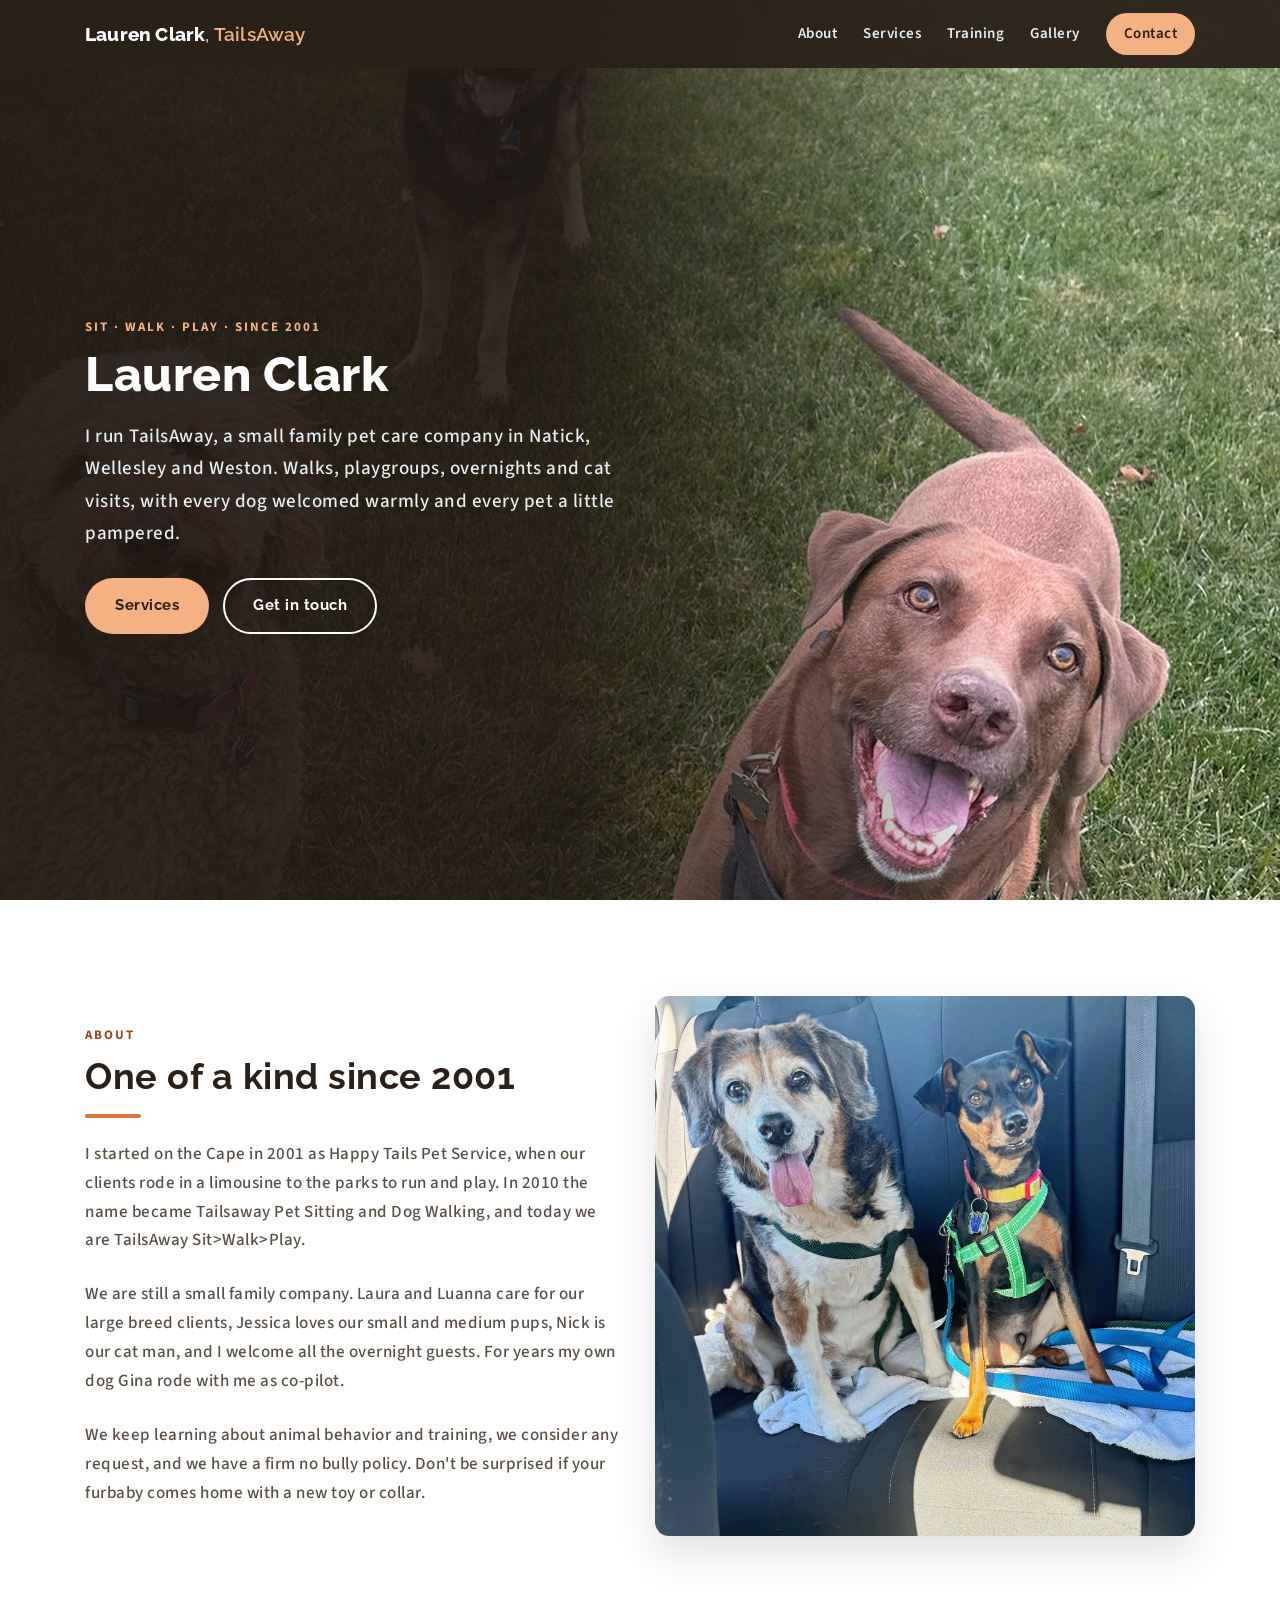
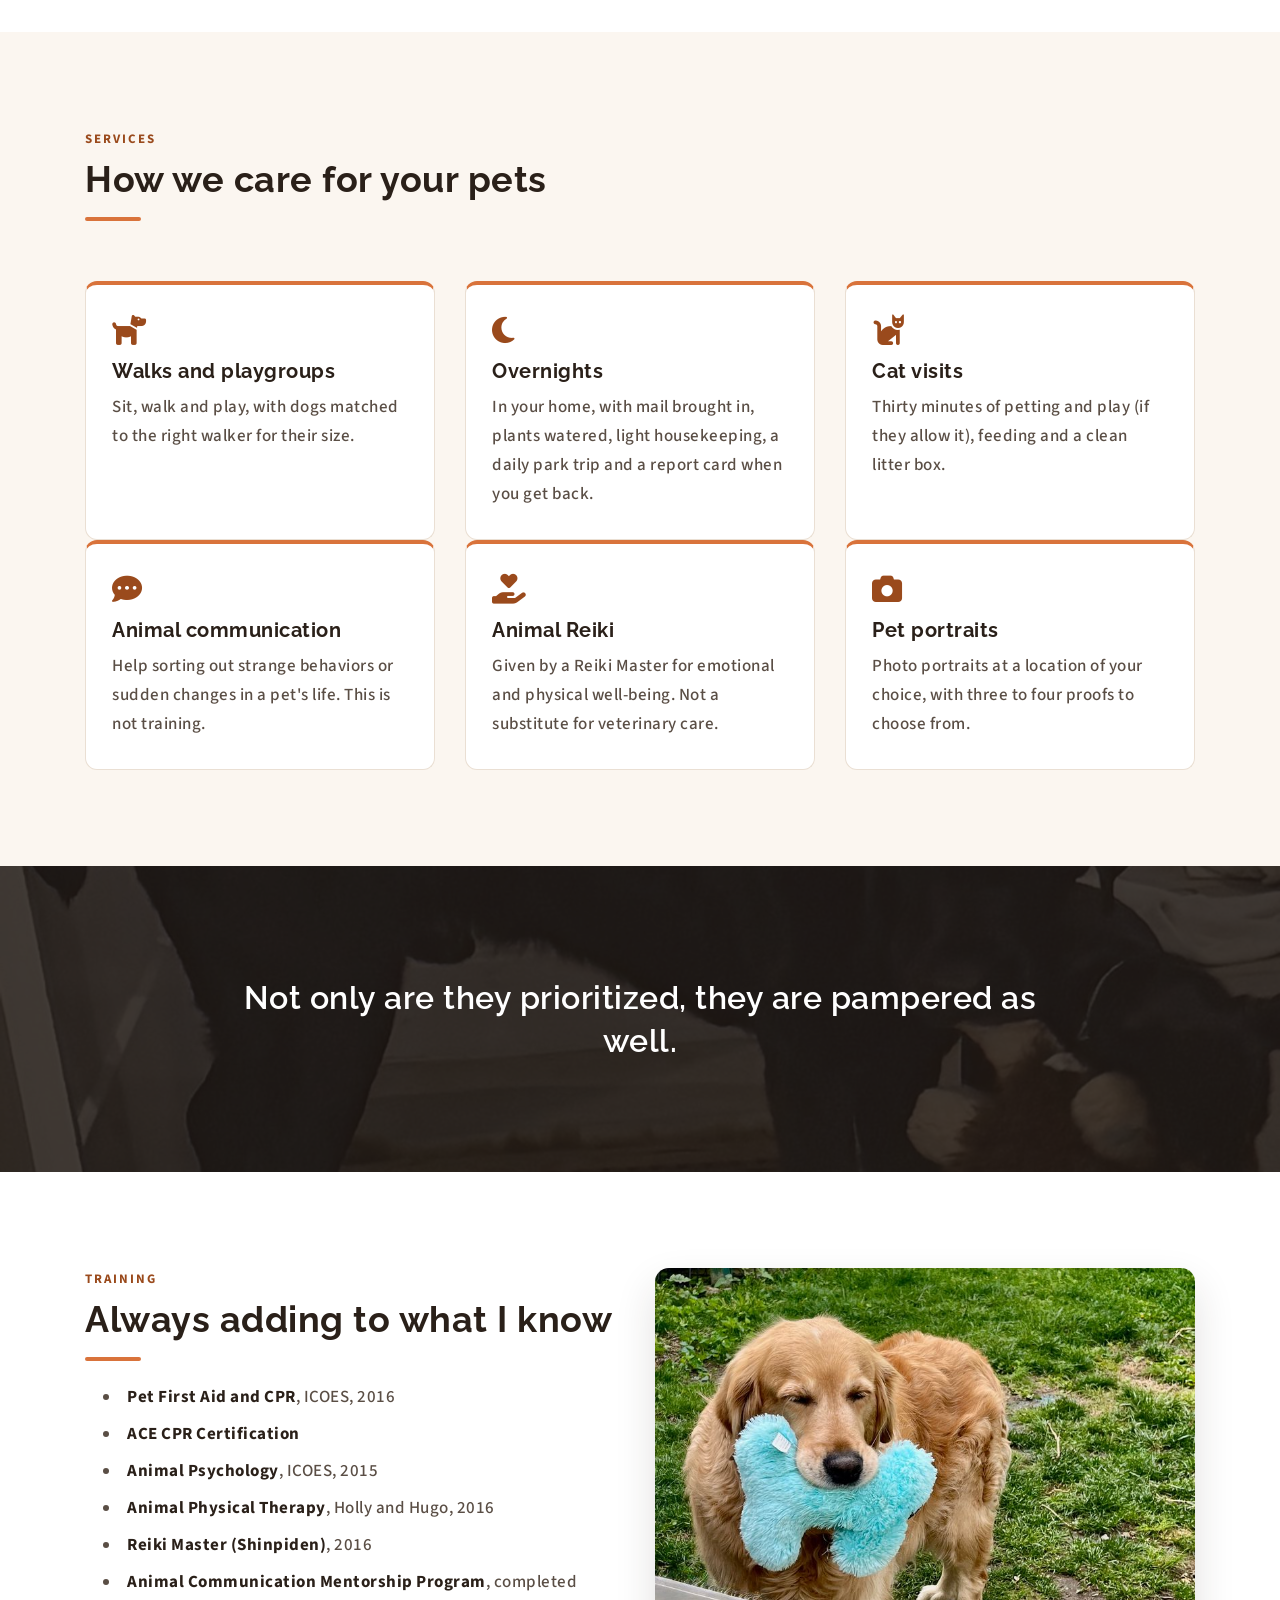
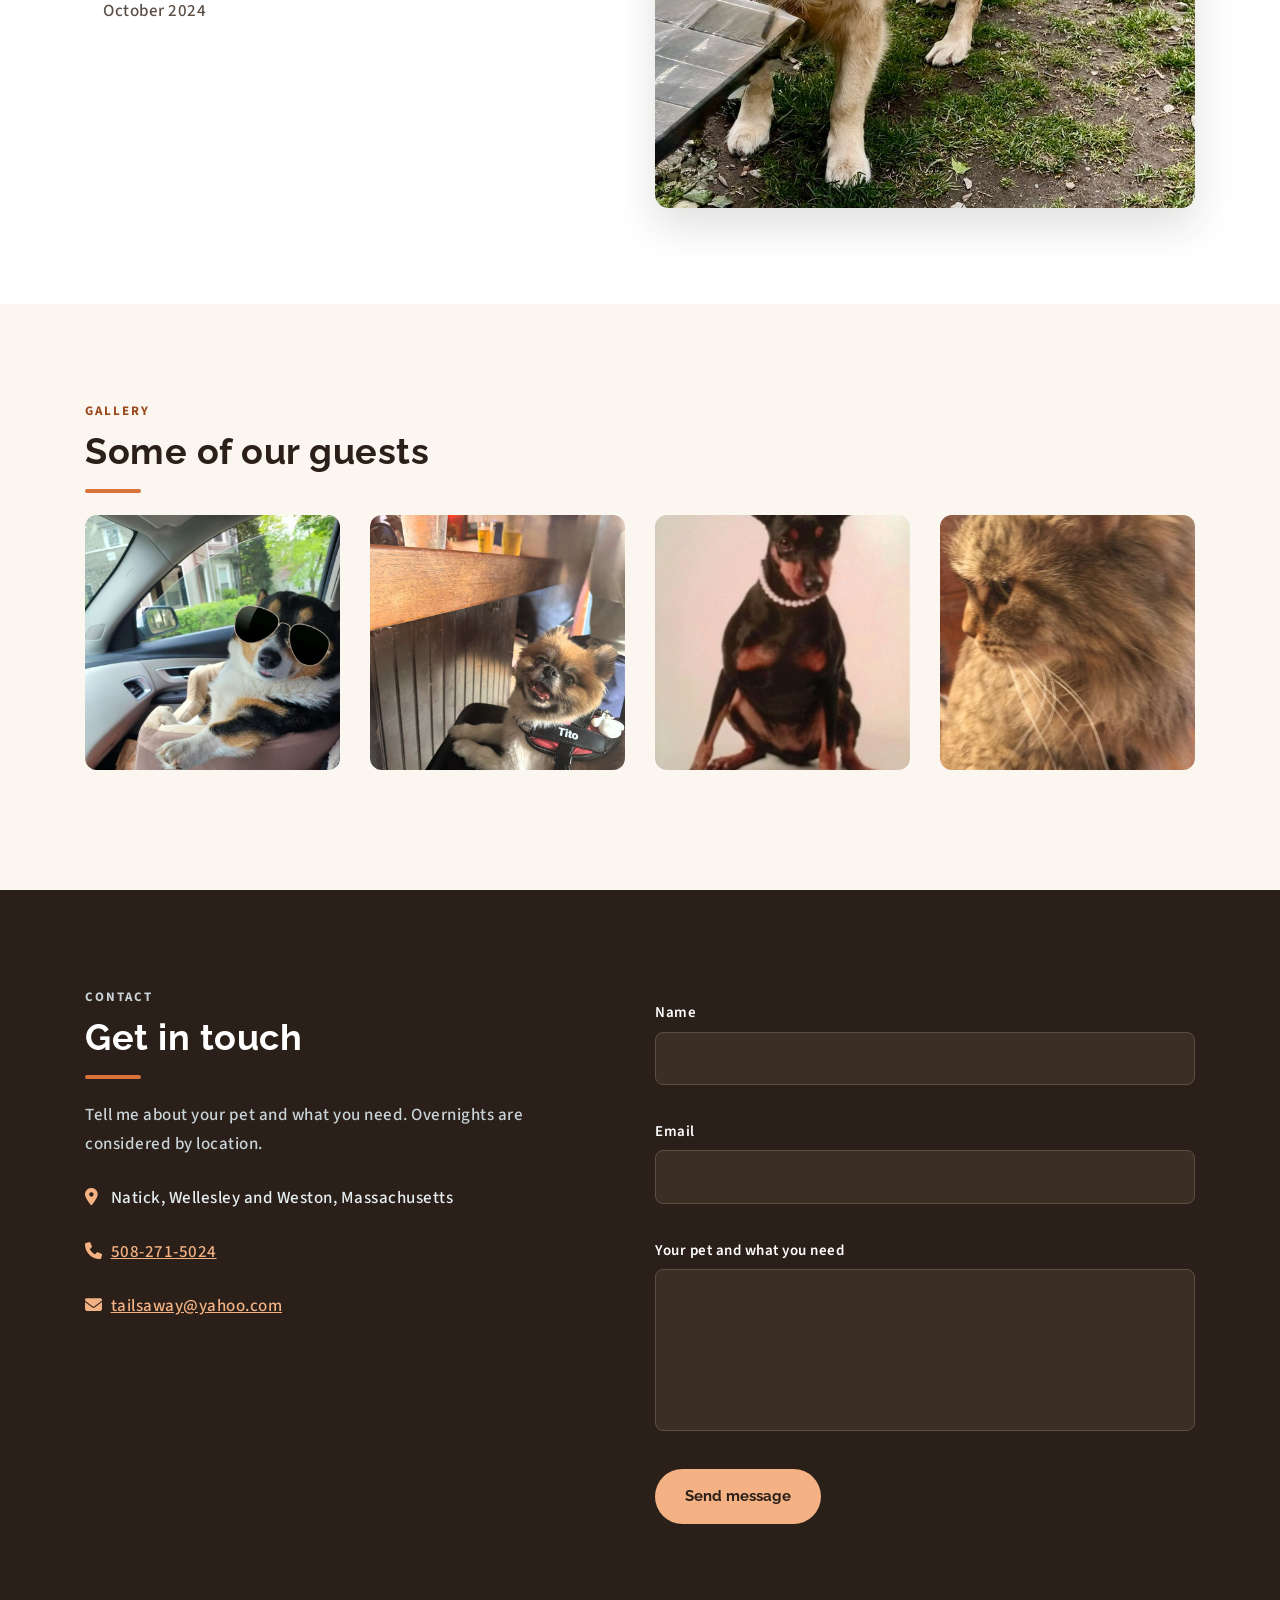
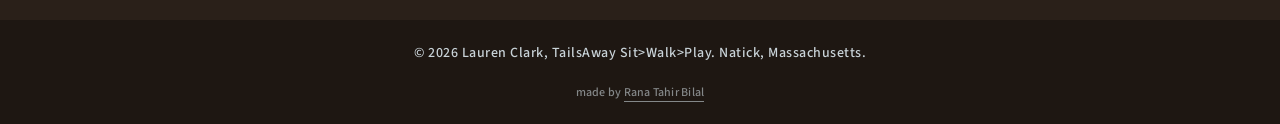
<file: index.html>
<!DOCTYPE html>
<html lang="en">
<head>
<meta charset="utf-8">
<meta name="viewport" content="width=device-width, initial-scale=1">
<title>Lauren Clark | TailsAway Sit, Walk, Play, Natick</title>
<meta name="description" content="Lauren Clark runs TailsAway Sit>Walk>Play, a small family pet care company caring for dogs and cats in Natick, Wellesley and Weston, Massachusetts, since 2001.">
<!-- WHILE ON github.io: keep noindex. WHEN MOVED TO HER OWN DOMAIN: delete the next line and change robots.txt to "Allow: /". -->
<meta name="robots" content="noindex, nofollow">
<link rel="icon" href="img/favicon.png">
<link rel="preconnect" href="https://fonts.googleapis.com">
<link rel="preconnect" href="https://fonts.gstatic.com" crossorigin>
<link rel="stylesheet" href="https://fonts.googleapis.com/css2?family=Raleway:wght@600;700;800&family=Source+Sans+Pro:wght@400;600;700&display=swap">
<link rel="stylesheet" href="vendor/css/bundle.min.css">
<!-- Own stylesheet last so it wins the cascade -->
<link rel="stylesheet" href="css/lc-site.css">
</head>
<body>

<a class="lc-skip" href="#lc-main">Skip to content</a>

<header class="lc-header" id="lc-header">
  <div class="container lc-header-row">
    <a class="lc-brand" href="#top">Lauren Clark<span>, TailsAway</span></a>
    <nav class="lc-nav" aria-label="Main">
      <a href="#about">About</a>
      <a href="#services">Services</a>
      <a href="#training">Training</a>
      <a href="#gallery">Gallery</a>
      <a href="#contact" class="lc-nav-cta">Contact</a>
    </nav>
    <button class="lc-burger" id="lc-burger" aria-label="Open menu" aria-expanded="false" aria-controls="lc-drawer"><i class="fas fa-bars" aria-hidden="true"></i></button>
  </div>
</header>

<div class="lc-drawer" id="lc-drawer" aria-hidden="true">
  <button class="lc-drawer-close" id="lc-drawer-close" aria-label="Close menu"><svg width="22" height="22" viewBox="0 0 24 24" aria-hidden="true" focusable="false"><path d="M5 5l14 14M19 5L5 19" stroke="currentColor" stroke-width="2.4" stroke-linecap="round"/></svg></button>
  <nav aria-label="Mobile">
    <a href="#about">About</a>
    <a href="#services">Services</a>
    <a href="#training">Training</a>
    <a href="#gallery">Gallery</a>
    <a href="#contact">Contact</a>
  </nav>
  <p class="lc-drawer-note">TailsAway Sit&gt;Walk&gt;Play. Natick, Wellesley and Weston, Massachusetts.</p>
</div>

<main id="lc-main">

<section id="banner" class="lc-hero" aria-label="Introduction">
  <span id="top"></span>
  <div class="container">
    <div class="lc-hero-text">
      <p class="lc-eyebrow lc-eyebrow-lift">Sit &middot; Walk &middot; Play &middot; Since 2001</p>
      <h1>Lauren Clark</h1>
      <p class="lc-hero-lede">I run TailsAway, a small family pet care company in Natick, Wellesley and Weston. Walks, playgroups, overnights and cat visits, with every dog welcomed warmly and every pet a little pampered.</p>
      <div class="lc-hero-actions">
        <a class="lc-btn lc-btn-solid" href="#services">Services</a>
        <a class="lc-btn lc-btn-ghost" href="#contact">Get in touch</a>
      </div>
    </div>
  </div>
</section>

<section id="about" class="lc-section">
  <div class="container">
    <div class="row align-items-center">
      <div class="col-lg-6 mb-5 mb-lg-0">
        <p class="lc-eyebrow">About</p>
        <h2 class="lc-h2">One of a kind since 2001</h2>
        <p>I started on the Cape in 2001 as Happy Tails Pet Service, when our clients rode in a limousine to the parks to run and play. In 2010 the name became Tailsaway Pet Sitting and Dog Walking, and today we are TailsAway Sit&gt;Walk&gt;Play.</p>
        <p>We are still a small family company. Laura and Luanna care for our large breed clients, Jessica loves our small and medium pups, Nick is our cat man, and I welcome all the overnight guests. For years my own dog Gina rode with me as co-pilot.</p>
        <p>We keep learning about animal behavior and training, we consider any request, and we have a firm no bully policy. Don't be surprised if your furbaby comes home with a new toy or collar.</p>
      </div>
      <div class="col-lg-6">
        <figure class="lc-figure"><img src="img/carride.jpg" width="900" height="900" alt="Two dogs sitting together in the back seat, ready for an outing" loading="lazy"></figure>
      </div>
    </div>
  </div>
</section>

<section id="services" class="lc-section lc-soft">
  <div class="container">
    <p class="lc-eyebrow">Services</p>
    <h2 class="lc-h2">How we care for your pets</h2>
    <div class="row lc-cards">
      <div class="col-md-6 col-lg-4"><div class="lc-card"><i class="fas fa-dog" aria-hidden="true"></i><h3>Walks and playgroups</h3><p>Sit, walk and play, with dogs matched to the right walker for their size.</p></div></div>
      <div class="col-md-6 col-lg-4"><div class="lc-card"><i class="fas fa-moon" aria-hidden="true"></i><h3>Overnights</h3><p>In your home, with mail brought in, plants watered, light housekeeping, a daily park trip and a report card when you get back.</p></div></div>
      <div class="col-md-6 col-lg-4"><div class="lc-card"><i class="fas fa-cat" aria-hidden="true"></i><h3>Cat visits</h3><p>Thirty minutes of petting and play (if they allow it), feeding and a clean litter box.</p></div></div>
      <div class="col-md-6 col-lg-4"><div class="lc-card"><i class="fas fa-comment-dots" aria-hidden="true"></i><h3>Animal communication</h3><p>Help sorting out strange behaviors or sudden changes in a pet's life. This is not training.</p></div></div>
      <div class="col-md-6 col-lg-4"><div class="lc-card"><i class="fas fa-hand-holding-heart" aria-hidden="true"></i><h3>Animal Reiki</h3><p>Given by a Reiki Master for emotional and physical well-being. Not a substitute for veterinary care.</p></div></div>
      <div class="col-md-6 col-lg-4"><div class="lc-card"><i class="fas fa-camera" aria-hidden="true"></i><h3>Pet portraits</h3><p>Photo portraits at a location of your choice, with three to four proofs to choose from.</p></div></div>
    </div>
  </div>
</section>

<section id="lc-band" class="lc-band lc-band-a" aria-label="Policy">
  <div class="container">
    <div class="lc-quote">
      <p>Not only are they prioritized, they are pampered as well.</p>
    </div>
  </div>
</section>

<section id="training" class="lc-section">
  <div class="container">
    <div class="row">
      <div class="col-lg-6 mb-5 mb-lg-0">
        <p class="lc-eyebrow">Training</p>
        <h2 class="lc-h2">Always adding to what I know</h2>
        <ul class="lc-list lc-certs">
          <li><strong>Pet First Aid and CPR</strong>, ICOES, 2016</li>
          <li><strong>ACE CPR Certification</strong></li>
          <li><strong>Animal Psychology</strong>, ICOES, 2015</li>
          <li><strong>Animal Physical Therapy</strong>, Holly and Hugo, 2016</li>
          <li><strong>Reiki Master (Shinpiden)</strong>, 2016</li>
          <li><strong>Animal Communication Mentorship Program</strong>, completed October 2024</li>
        </ul>
      </div>
      <div class="col-lg-6">
        <figure class="lc-figure"><img src="img/golden.jpg" width="800" height="800" alt="A golden retriever carrying a blue toy on the lawn" loading="lazy"></figure>
      </div>
    </div>
  </div>
</section>

<section id="gallery" class="lc-section lc-soft">
  <div class="container">
    <p class="lc-eyebrow">Gallery</p>
    <h2 class="lc-h2">Some of our guests</h2>
    <div class="row lc-gallery">
      <div class="col-6 col-lg-3"><figure><img src="img/shades.jpg" width="800" height="800" loading="lazy" alt="A small dog in sunglasses on a car seat"></figure></div>
      <div class="col-6 col-lg-3"><figure><img src="img/tito.jpg" width="800" height="800" loading="lazy" alt="A smiling small dog in a harness"></figure></div>
      <div class="col-6 col-lg-3"><figure><img src="img/pearls.jpg" width="800" height="800" loading="lazy" alt="A miniature pinscher wearing pearls"></figure></div>
      <div class="col-6 col-lg-3"><figure><img src="img/cat.jpg" width="800" height="800" loading="lazy" alt="A long haired cat"></figure></div>
    </div>
  </div>
</section>

<section id="contact" class="lc-contact">
  <div class="container">
    <div class="row">
      <div class="col-lg-5 mb-5 mb-lg-0">
        <p class="lc-eyebrow lc-eyebrow-lift">Contact</p>
        <h2 class="lc-h2">Get in touch</h2>
        <p>Tell me about your pet and what you need. Overnights are considered by location.</p>
        <p class="lc-contact-line"><i class="fas fa-map-marker-alt" aria-hidden="true"></i> Natick, Wellesley and Weston, Massachusetts</p>
        <p class="lc-contact-line"><i class="fas fa-phone" aria-hidden="true"></i> <a href="tel:+15082715024">508-271-5024</a></p>
        <p class="lc-contact-line"><i class="fas fa-envelope" aria-hidden="true"></i> <a href="mailto:tailsaway@yahoo.com">tailsaway@yahoo.com</a></p>
      </div>
      <div class="col-lg-6 offset-lg-1">
        <form class="lc-form" action="https://formsubmit.co/tailsaway@yahoo.com" method="POST">
          <input type="hidden" name="_subject" value="New enquiry from your website">
          <input type="hidden" name="_template" value="table">
          <input type="hidden" name="_next" value="https://ranatahirbilal.github.io/lauren-clark/#contact">
          <input type="text" name="_honey" class="lc-honey" tabindex="-1" autocomplete="off" aria-hidden="true">
          <label for="lc-name">Name</label>
          <input id="lc-name" type="text" name="name" required autocomplete="name">
          <label for="lc-email">Email</label>
          <input id="lc-email" type="email" name="email" required autocomplete="email">
          <label for="lc-msg">Your pet and what you need</label>
          <textarea id="lc-msg" name="message" rows="5" required></textarea>
          <button type="submit" class="lc-btn lc-btn-solid">Send message</button>
        </form>
      </div>
    </div>
  </div>
</section>

</main>

<footer class="lc-foot">
  <div class="container">
    <p>&copy; <span id="lc-year">2026</span> Lauren Clark, TailsAway Sit&gt;Walk&gt;Play. Natick, Massachusetts.</p>
  </div>

<p style="margin:18px 0 0;font-size:12px;line-height:1.5;opacity:.6;letter-spacing:.02em">made by <a href="https://ranatahirbilal.com" rel="nofollow noopener" target="_blank" style="color:inherit;text-decoration:none;border-bottom:1px solid currentColor">Rana Tahir Bilal</a></p>
</footer>

<script src="js/lc-site.js"></script>
</body>
</html>
</file>
<file: css/lc-site.css>
/* Lauren Clark (TailsAway) site. Built on the MegaOne "cafe" demo shell fonts (Raleway, Source Sans Pro).
   All site styles use the lc- prefix. Loaded last. Warm brown and terracotta palette.
   No image of her on this build: photos are dogs from her own site. */
:root{
  --lc-ink:#2A2019;       /* 15.92 on white */
  --lc-muted:#5A4E45;     /*  8.04 on white, 7.49 on --lc-soft */
  --lc-soft:#FBF6F0;
  --lc-acc:#D9733B;       /* terracotta: rules, bars, icons only (3.25 on white) */
  --lc-acc-ink:#9A4A1C;   /*  6.23 on white, 5.80 on --lc-soft: small text on light */
  --lc-acc-lift:#F4B183;  /*  8.69 on --lc-ink: small text on dark */
  --lc-green:#D9733B;
  --lc-line:#EADFD3;
}

html{scroll-behavior:smooth;scroll-padding-top:76px}
body{font-family:'Source Sans Pro',Arial,sans-serif;color:var(--lc-ink);background:#fff;font-size:17px;line-height:1.7;margin:0}
h1,h2,h3,.lc-brand{font-family:'Raleway',Arial,sans-serif}
a{color:var(--lc-acc-ink)}
a:hover{color:var(--lc-ink)}
img{max-width:100%;height:auto;display:block}
p{color:var(--lc-muted)}

.lc-skip{position:absolute;left:-999px;top:0;background:#fff;color:var(--lc-ink);padding:8px 14px;z-index:100}
.lc-skip:focus{left:8px}

/* Header: fixed at top (the demo pinned its nav to the foot of the hero) */
.lc-header{position:fixed;top:0;left:0;right:0;z-index:50;background:rgba(42,32,25,.94);backdrop-filter:blur(6px)}
.lc-header-row{display:flex;align-items:center;justify-content:space-between;height:68px}
.lc-brand{color:#fff;font-weight:800;font-size:19px;text-decoration:none;letter-spacing:.2px}
.lc-brand span{color:var(--lc-acc-lift);font-weight:600}
.lc-brand:hover{color:#fff}
.lc-nav{display:flex;gap:26px;align-items:center}
.lc-nav a{color:#E6EEF1;font-weight:600;font-size:15px;text-decoration:none}
.lc-nav a:hover{color:var(--lc-acc-lift)}
.lc-nav .lc-nav-cta{background:var(--lc-acc-lift);color:var(--lc-ink);padding:8px 18px;border-radius:30px}
.lc-nav .lc-nav-cta:hover{background:#fff;color:var(--lc-ink)}
.lc-burger{display:none;background:none;border:0;color:#fff;font-size:24px;padding:6px 8px;cursor:pointer}

.lc-drawer{position:fixed;top:0;right:0;bottom:0;width:300px;max-width:85vw;background:var(--lc-ink);z-index:60;transform:translateX(100%);transition:transform .3s ease;padding:70px 30px 30px;visibility:hidden}
.lc-drawer.is-open{transform:none;visibility:visible}
.lc-drawer nav a{display:block;color:#fff;font-family:'Raleway',Arial,sans-serif;font-weight:600;font-size:20px;text-decoration:none;padding:10px 0;border-bottom:1px solid rgba(255,255,255,.12)}
.lc-drawer nav a:hover{color:var(--lc-acc-lift)}
.lc-drawer-close{position:absolute;top:18px;right:20px;background:none;border:0;color:#fff;font-size:26px;cursor:pointer}
.lc-drawer-note{color:#C9D3D8;font-size:14px;margin-top:24px}

/* Hero. The demo's .background-carousal carried a carousel and absolute slabs; reset them. */
.lc-hero{position:relative;min-height:100vh;padding:140px 0 90px;
  background:#2A2019 url(../img/hero.jpg) center right/cover no-repeat;display:flex;align-items:center}
.lc-hero::before{content:"";position:absolute;inset:0; /* measured: lede needs the dark zone to reach ~60% */
  background:linear-gradient(90deg,rgba(30,22,16,.93) 0%,rgba(30,22,16,.88) 44%,rgba(30,22,16,.5) 60%,rgba(30,22,16,0) 78%)}
.lc-hero .container{position:relative}
.lc-hero-text{max-width:660px}
.lc-hero-lede{max-width:560px}
.lc-hero h1{color:#fff;font-weight:800;font-size:48px;line-height:1.1;margin:10px 0 20px}
.lc-hero-lede{color:#E6EEF1;font-size:19px}
.lc-hero-actions{display:flex;flex-wrap:wrap;gap:14px;margin-top:28px}

.lc-eyebrow{text-transform:uppercase;letter-spacing:2px;font-weight:700;font-size:13px;color:var(--lc-acc-ink);margin-bottom:8px}
.lc-eyebrow-lift{color:var(--lc-acc-lift)}

.lc-btn{display:inline-block;font-family:'Raleway',Arial,sans-serif;font-weight:700;font-size:15px;padding:13px 28px;border-radius:40px;text-decoration:none;border:2px solid transparent;cursor:pointer}
.lc-btn-solid{background:var(--lc-acc-lift);color:var(--lc-ink)}
.lc-btn-solid:hover{background:#fff;color:var(--lc-ink)}
.lc-btn-ghost{border-color:#fff;color:#fff}
.lc-btn-ghost:hover{background:#fff;color:var(--lc-ink)}

.lc-section{padding:96px 0}
.lc-soft{background:var(--lc-soft)}
.lc-h2{font-size:36px;font-weight:700;line-height:1.2;margin-bottom:22px;color:var(--lc-ink)}
.lc-h2::after{content:"";display:block;width:56px;height:4px;background:var(--lc-green);margin-top:16px;border-radius:2px}
.lc-h3{font-size:22px;font-weight:700;margin:34px 0 14px}

.lc-figure{margin:0;border-radius:14px;overflow:hidden;box-shadow:0 18px 40px rgba(42,32,25,.14)}
.lc-figure-tall{margin-top:28px;max-width:420px}

.lc-cards{margin-top:60px}
.lc-card{background:#fff;border:1px solid var(--lc-line);border-top:4px solid var(--lc-acc);border-radius:12px;padding:30px 26px;height:100%}
.lc-card i{font-size:30px;color:var(--lc-acc);margin-bottom:14px}
.lc-card h3{font-size:20px;font-weight:700;margin-bottom:10px;color:var(--lc-ink)}
.lc-card p{margin:0}
.lc-cards .col-md-4{margin-bottom:24px}
.lc-card-plain{border-top-color:var(--lc-green)}

.lc-list{padding-left:18px;margin:0}
.lc-list li{color:var(--lc-muted);margin-bottom:10px}
.lc-list strong{color:var(--lc-ink)}
.lc-small{font-size:15px}

.lc-timeline{list-style:none;padding:0;margin:0;border-left:3px solid var(--lc-acc)}
.lc-timeline li{position:relative;padding:0 0 22px 28px}
.lc-timeline li::before{content:"";position:absolute;left:-9px;top:6px;width:15px;height:15px;border-radius:50%;background:#fff;border:3px solid var(--lc-acc)}
.lc-timeline h3{font-size:19px;font-weight:700;margin:0 0 2px;color:var(--lc-ink)}
.lc-timeline p{margin:0}

/* Quote bands */
.lc-band{position:relative;padding:110px 0;background:#2A2019 center/cover no-repeat;color:#fff}
.lc-band::before{content:"";position:absolute;inset:0;background:rgba(30,22,16,.84)}
.lc-band .container{position:relative;max-width:900px;text-align:center}
.lc-band-a{background-image:url(../img/company.jpg);background-position:center 30%}
.lc-band-b{background:linear-gradient(135deg,#2A2019 0%,#4A2E1E 100%)}
.lc-band-b::before{display:none}
.lc-quote-portrait{width:150px;height:150px;object-fit:cover;object-position:center 22%;border-radius:50%;border:4px solid var(--lc-acc-lift);margin:0 auto 28px}
.lc-quote{margin:0}
.lc-quote p{color:#fff;font-family:'Raleway',Arial,sans-serif;font-weight:600;font-size:32px;line-height:1.35}
.lc-quote footer{color:var(--lc-acc-lift);font-weight:700;margin-top:14px;font-size:16px}
.lc-band-note{color:#E6EEF1;margin-top:24px;font-size:17px}

.lc-gallery figure{margin:0 0 24px;border-radius:12px;overflow:hidden}
.lc-gallery img{transition:transform .5s ease}
.lc-gallery figure:hover img{transform:scale(1.04)}
.lc-disclosure{margin-top:10px;padding:16px 20px;background:var(--lc-soft);border-left:4px solid var(--lc-acc);color:var(--lc-ink);font-size:15px;border-radius:6px}

/* Contact */
.lc-contact{background:var(--lc-ink);padding:96px 0}
.lc-contact .lc-h2{color:#fff}
.lc-contact p{color:#C9D3D8}
.lc-contact-line{color:#E6EEF1 !important}
.lc-contact-line i{color:var(--lc-acc-lift);width:22px}
.lc-contact a{color:var(--lc-acc-lift)}
.lc-contact a:hover{color:#fff}
.lc-form label{display:block;color:#fff;font-weight:600;font-size:15px;margin:14px 0 6px}
.lc-form input,.lc-form textarea{width:100%;background:#3A2E25;border:1px solid #5E4E42;color:#fff;border-radius:8px;padding:12px 14px;font-size:16px}
.lc-form input:focus,.lc-form textarea:focus{outline:2px solid var(--lc-acc-lift);border-color:var(--lc-acc-lift)}
.lc-form .lc-btn{margin-top:8px}
.lc-form-note{margin:10px 0 6px}
.lc-honey{display:none !important}

.lc-foot{background:#1E1712;padding:22px 0}
.lc-foot p{color:#C9D3D8;margin:0;font-size:14px;text-align:center}

a:focus-visible,button:focus-visible{outline:3px solid var(--lc-acc-lift);outline-offset:2px}

@media (max-width:991px){
  .lc-nav{display:none}
  .lc-burger{display:block}
  .lc-hero{background-position:72% center}
  .lc-hero::before{background:linear-gradient(180deg,rgba(30,22,16,.72) 0%,rgba(30,22,16,.9) 45%)}
  .lc-hero h1{font-size:40px}
  .lc-section{padding:70px 0}
  .lc-h2{font-size:30px}
  .lc-quote p{font-size:25px}
}
@media (max-width:575px){
  .lc-hero h1{font-size:34px}
  .lc-hero-lede{font-size:17px}
  .lc-brand span{display:none}
}
@media (prefers-reduced-motion:reduce){
  html{scroll-behavior:auto}
  .lc-drawer,.lc-gallery img{transition:none}
}

/* bundle.min.css sets "a:focus, button:focus { color: inherit }" (0,1,1), which beats
   single-class colours and made the focused drawer close button ink on ink. Restate them. */
.lc-drawer-close:focus,.lc-burger:focus,.lc-brand:focus{color:#fff}
.lc-nav a:focus{color:#E6EEF1}
.lc-nav .lc-nav-cta:focus,.lc-btn-solid:focus{color:var(--lc-ink)}
.lc-btn-ghost:focus{color:#fff}
.lc-drawer nav a:focus{color:#fff}
.lc-contact a:focus{color:var(--lc-acc-lift)}
.lc-skip:focus{color:var(--lc-ink)}

/* Lauren Clark additions */
.lc-card i{color:var(--lc-acc-ink)}
.lc-gallery img{width:100%;aspect-ratio:1/1;object-fit:cover}
.lc-band-a{background-image:url(../img/walk.jpg);background-position:center 40%}
.lc-certs li{margin-bottom:8px}
</file>
